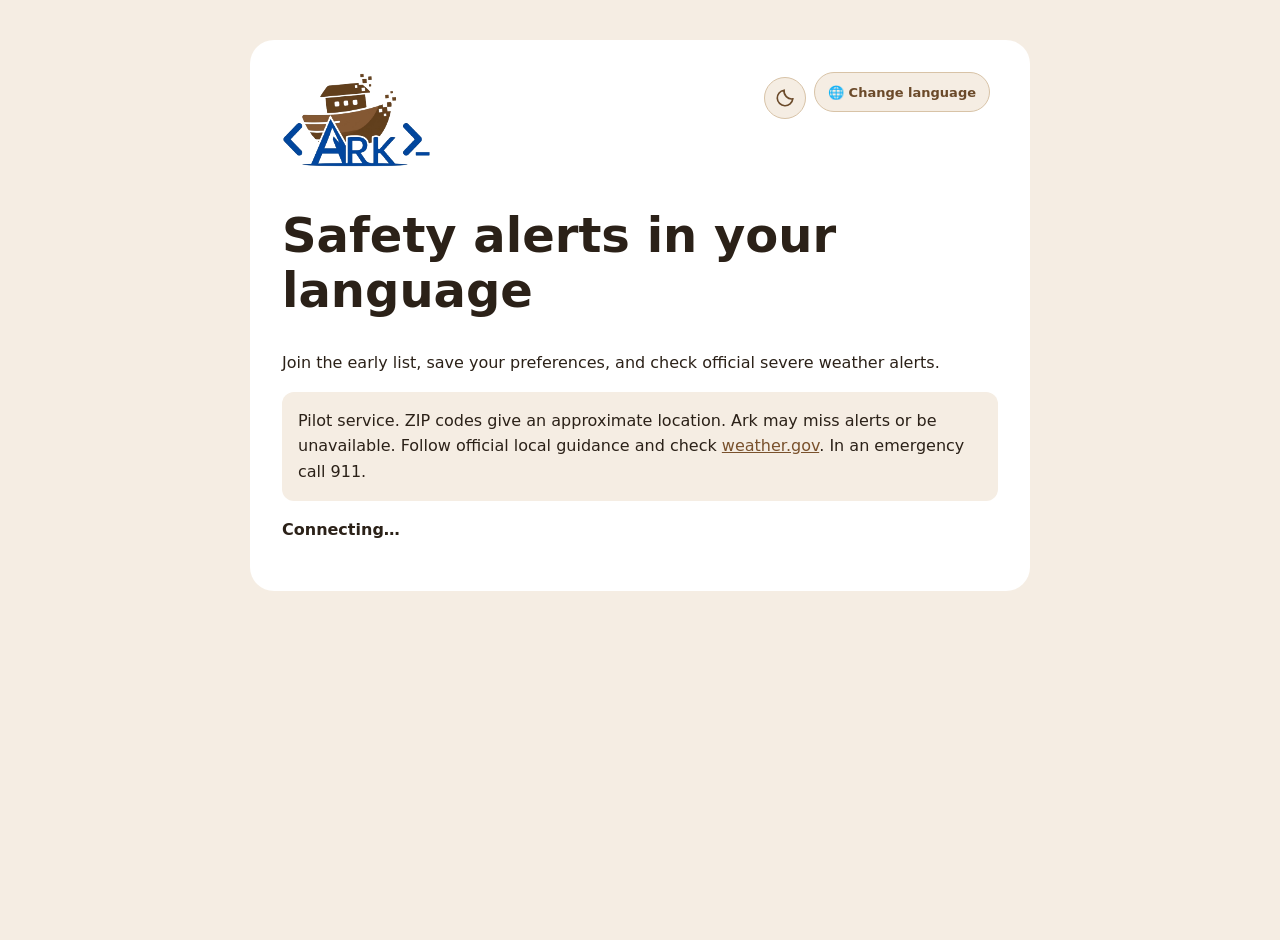
<file: account.html>
<!doctype html>
<html lang="en"><head><meta charset="utf-8"><meta name="viewport" content="width=device-width,initial-scale=1"><title>Ark · Your alerts</title><link rel="icon" type="image/svg+xml" href="./ark-favicon-v6.svg?v=6"><link rel="stylesheet" href="account.css"></head>
<body><main><button class="ark-change-language" type="button" style="float:right;margin:0 8px 8px" aria-label="Change website language">🌐 Change language</button><button class="ark-theme-toggle" type="button" style="float:right" aria-label="Switch theme">Dark mode</button><a href="./" class="brand" aria-label="Ark home" style="display:inline-flex;align-items:center;text-decoration:none"><img src="./ark-logo-clear.svg" alt="Ark" style="display:block;height:96px;width:auto;max-width:100%"></a><h1>Safety alerts in your language</h1>
<p>Join the early list, save your preferences, and check official severe weather alerts.</p>
<p class="notice">Pilot service. ZIP codes give an approximate location. Ark may miss alerts or be unavailable. Follow official local guidance and check <a href="https://www.weather.gov/">weather.gov</a>. In an emergency call 911.</p>
<p id="status" role="status" aria-live="polite">Connecting…</p>
<section id="signed-out" hidden><h2>Join or sign in</h2><p>We’ll email a secure sign-in link. Your saved preferences also enroll you in Ark’s early-access list.</p>
<form id="login"><label>Email<input id="email" type="email" autocomplete="email" required maxlength="254"></label><button>Send sign-in link</button></form></section>
<section id="signed-in" hidden><p id="identity"></p><button id="logout" type="button">Sign out</button>
<h2>Your preferences</h2><form id="preferences"><label>U.S. ZIP code<input id="zip" pattern="[0-9]{5}" inputmode="numeric" autocomplete="postal-code" required maxlength="5"></label>
<label>Alert language<select id="language"><option value="en">English</option><option value="es">Español</option><option value="zh-Hans">中文</option><option value="vi">Tiếng Việt</option><option value="ar">العربية</option><option value="ht">Kreyòl ayisyen</option><option value="ko">한국어</option><option value="ru">Русский</option><option value="fil">Tagalog</option></select></label>
<label class="check"><input id="sms" type="checkbox">I agree to receive recurring automated Ark severe-weather alert texts at my verified number. Frequency varies. Message and data rates may apply. Reply STOP to unsubscribe or turn this off and save. Consent is optional.</label><button>Save and join early list</button></form>
<h2>Verify your phone for texts</h2><p>Text alerts require a verified phone number. Saving preferences with texts turned off stops future Ark dispatches.</p>
<form id="phone-form"><label>Phone with country code<input id="phone" type="tel" autocomplete="tel" placeholder="+12125551234" pattern="\+[1-9][0-9]{7,14}" required></label><button>Send verification code</button></form>
<form id="verify-form"><label>Verification code<input id="code" inputmode="numeric" autocomplete="one-time-code" required></label><button>Verify phone</button></form>
<h2>Current severe weather alerts</h2><p>Severe and extreme alerts near your ZIP code’s center. Translations are automatic; the original official wording is included.</p><button id="refresh">Check alerts</button><p id="checked"></p><div id="alerts"></div>
<h2>Your data</h2><p>Ark stores your email, verified phone, ZIP code, language, text consent and delivery records. These support your account and alerts. Providers: Supabase, Microsoft Translator, Twilio and ZIP lookup provider Zippopotam.us. Your ZIP is sent for location lookup; official alert text is sent for translation. Private credentials stay on the server.</p><button id="remove">Remove saved preferences and stop texts</button><p>This removes early-list enrollment. To request full account deletion, email <a href="mailto:ArkDevelopmentSolutions@protonmail.com">ArkDevelopmentSolutions@protonmail.com</a>.</p>
</section></main><script src="config.js"></script><script type="module" src="account.js"></script><style>
.step-top{display:flex;align-items:center;justify-content:space-between;gap:20px;min-height:88px}.step-animation{width:112px;height:88px;flex:none}.step-animation svg{display:block;width:100%;height:100%}.voice-wave{animation:ark-speak 2.4s ease-in-out infinite}.wave-two{animation-delay:.2s}.wave-three{animation-delay:.4s}.search-lens{animation:ark-search 4s ease-in-out infinite}.map-route{animation:ark-route 2.8s linear infinite}.map-pin{animation:ark-pin 3s ease-in-out infinite}@keyframes ark-speak{0%,100%{opacity:.25}45%,65%{opacity:1}}@keyframes ark-search{0%,100%{transform:translate(-5px,4px)}50%{transform:translate(4px,-3px)}}@keyframes ark-route{to{stroke-dashoffset:-22}}@keyframes ark-pin{0%,100%{transform:translateY(0)}50%{transform:translateY(-5px)}}
.ark-theme-toggle{display:inline-flex;align-items:center;justify-content:center;gap:7px;white-space:nowrap;border:1px solid #D8C3A7;background:#F5EDE3;color:#6B4A2A;border-radius:999px;min-height:40px;padding:8px 13px;font:600 13px system-ui;cursor:pointer}.ark-theme-toggle:focus-visible{outline:3px solid #AD814A;outline-offset:3px}
html[data-theme="dark"]{color-scheme:dark}html[data-theme="dark"] body{background:#171513!important;color:#F3EADC!important}html[data-theme="dark"] .dark{background:#1D1915!important;color:#F3EADC!important}html[data-theme="dark"] #how,html[data-theme="dark"] .notice{background:#211D18!important}html[data-theme="dark"] .card,html[data-theme="dark"] main{background:#29231D!important;border-color:#514432!important}html[data-theme="dark"] h1,html[data-theme="dark"] h2,html[data-theme="dark"] h3{color:#F3EADC!important}html[data-theme="dark"] .muted,html[data-theme="dark"] .links,html[data-theme="dark"] p,html[data-theme="dark"] footer{color:#CEBFAC!important}html[data-theme="dark"] .num{color:#D8AE75!important}html[data-theme="dark"] .btn{background:#C8A06B!important;color:#201810!important}html[data-theme="dark"] .btn.ghost{background:transparent!important;color:#E6C392!important;border-color:#A98049!important}html[data-theme="dark"] .phone,html[data-theme="dark"] .bubble,html[data-theme="dark"] .chip,html[data-theme="dark"] .pill,html[data-theme="dark"] .icon{background:#352B20!important;color:#F5EADB!important;border-color:#64513A!important}html[data-theme="dark"] .cta{background:#3B2C1E!important}html[data-theme="dark"] .ark-theme-toggle{background:#33291E;color:#E7C99F;border-color:#6E5637}html[data-theme="dark"] input,html[data-theme="dark"] select{background:#201B16;color:#F3EADC;border-color:#68533A}html[data-theme="dark"] .logo img{background:white;border-radius:8px}html[data-theme="dark"] a.brand{background:white;border-radius:10px;padding:6px}html[data-theme="dark"] .step-animation{filter:brightness(.95)}
@media(max-width:700px){.links{gap:10px}.links .ark-theme-toggle{display:inline-flex}.step-animation{width:96px}}
@media(prefers-reduced-motion:reduce){.step-animation *{animation:none!important}}
</style><script>
(()=>{const media=window.matchMedia('(prefers-color-scheme: dark)');let saved;try{saved=localStorage.getItem('ark-theme')}catch{}let manual=saved==='light'||saved==='dark';function set(theme){document.documentElement.dataset.theme=theme;document.querySelectorAll('.ark-theme-toggle').forEach(b=>{b.textContent=theme==='dark'?'☀ Light mode':'☾ Dark mode';b.setAttribute('aria-label',theme==='dark'?'Switch to light mode':'Switch to dark mode');b.setAttribute('aria-pressed',String(theme==='dark'))})}set(manual?saved:media.matches?'dark':'light');document.querySelectorAll('.ark-theme-toggle').forEach(b=>b.addEventListener('click',()=>{manual=true;const theme=document.documentElement.dataset.theme==='dark'?'light':'dark';try{localStorage.setItem('ark-theme',theme)}catch{}set(theme)}));media.addEventListener('change',e=>{if(!manual)set(e.matches?'dark':'light')})})();
</script><style id="ark-dark-refinements">
html{min-height:100%}body{margin:0;min-height:100vh}
html[data-theme="dark"]{background:#171513!important}
html[data-theme="dark"] body{margin:0;background:#171513!important;min-height:100vh}
html[data-theme="dark"] a{color:#EDC993!important}
html[data-theme="dark"] .btn{color:#201810!important}
html[data-theme="dark"] .btn.ghost{color:#E6C392!important}
html[data-theme="dark"] .logo img{background:transparent!important;filter:brightness(1.55) saturate(1.05)}
html[data-theme="dark"] a.brand{background:transparent!important;padding:0}
html[data-theme="dark"] a.brand img{filter:brightness(1.55) saturate(1.05)}
html[data-theme="dark"] footer{border-top-color:#4B4034!important}
html[data-theme="dark"] footer .wrap,html[data-theme="dark"] footer .wrap span{color:#CEBFAC!important}
html[data-theme="dark"] footer a{color:#EDC993!important}
</style><script src="./country-defaults.js?v=2"></script><script src="./translations.js?v=6"></script><script src="./additional-languages.js?v=2"></script><script src="./language.js?v=21"></script><script src="./speech-detect.js?v=3"></script></body></html>
</file>
<file: account.css>
:root{font-family:system-ui,sans-serif;color:#2b2118;background:#f5ede3;line-height:1.6}*{box-sizing:border-box}main{max-width:780px;margin:40px auto;padding:32px;background:white;border-radius:24px}a{color:#79512c}.brand{font-size:30px;font-weight:800}h1{line-height:1.15;font-size:clamp(32px,6vw,48px)}h2{margin-top:36px;line-height:1.2}label{display:block;margin:18px 0}input,select,button{font:inherit;border-radius:10px;padding:12px;border:1px solid #bca88e}input:not([type=checkbox]),select{display:block;width:100%;margin-top:6px}button{background:#79512c;color:white;cursor:pointer;margin:5px 0}button:disabled{opacity:.6;cursor:wait}.check{display:flex;gap:12px;align-items:flex-start}.check input{margin-top:8px;flex-shrink:0}.notice{background:#f5ede3;padding:16px;border-radius:12px}#status{font-weight:600;min-height:26px}article{border:1px solid #bca88e;border-radius:12px;padding:20px;margin:18px 0;overflow-wrap:anywhere}article p{white-space:pre-wrap}summary{cursor:pointer}button:focus-visible,a:focus-visible,input:focus-visible,select:focus-visible{outline:3px solid #9b651e;outline-offset:3px}[hidden]{display:none!important}@media(max-width:600px){main{margin:0;padding:22px;border-radius:0}}
</file>
